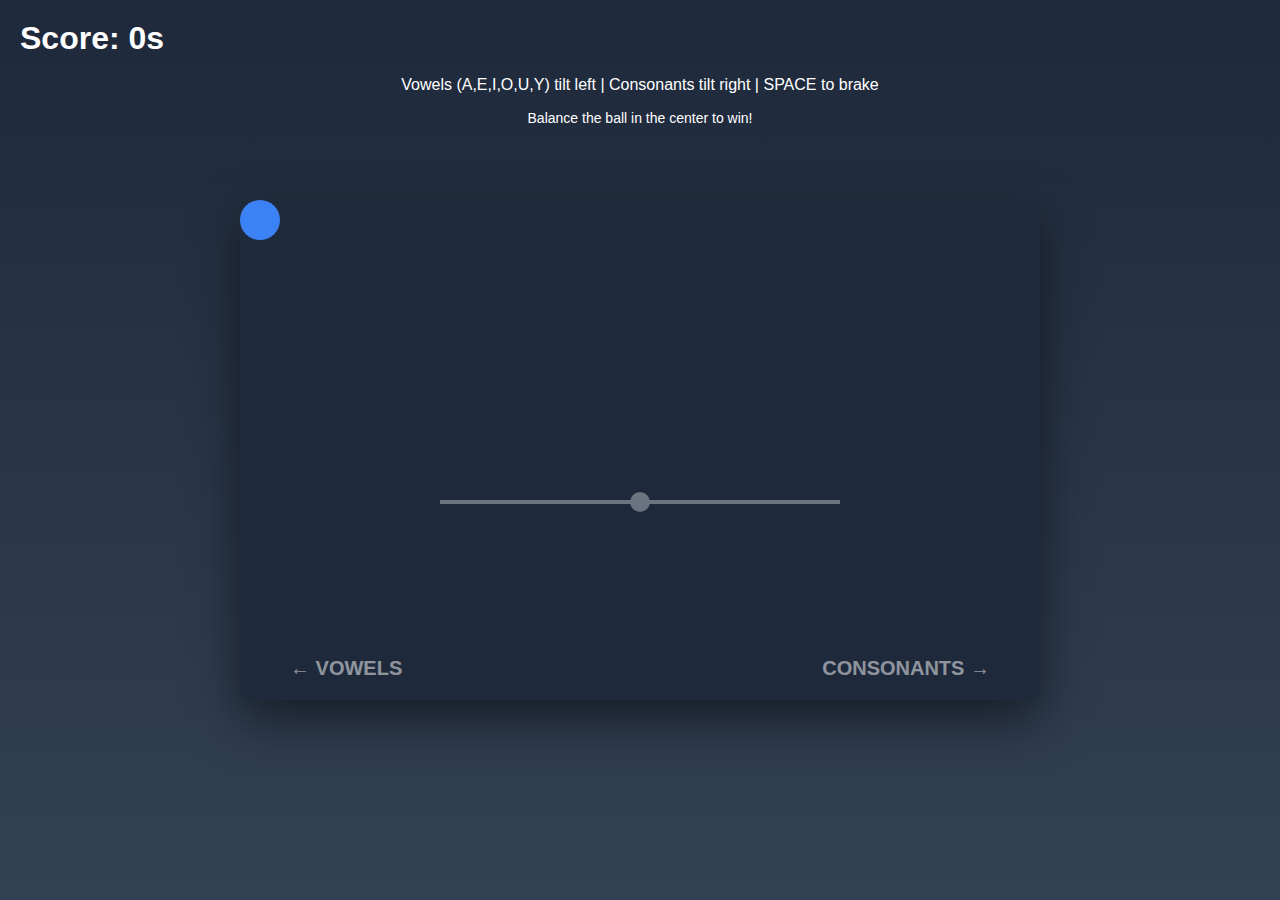
<file: Template/index.html>
<!DOCTYPE html>
<!-- 
  Balance Beam Game - HTML Structure
  -----------------------------------
  This file defines the structure and elements of the game.
  All visual styling is in style.css, all logic is in script.js.
-->

<html lang="en">
<head>
  <!-- UTF-8 helps the computer read and show all the text correctly -->
  <meta charset="UTF-8">
  
  <!-- Makes the page responsive on mobile devices -->
  <meta name="viewport" content="width=device-width, initial-scale=1.0">
  
  <!-- Page title shown in browser tab -->
  <title>Balance Beam Game</title>
  
  <!-- Link to CSS file for styling -->
  <link rel="stylesheet" href="style.css">
</head>

<body>
  <!-- Score display -->
  <!-- Shows current score in top-left corner -->
  <!-- JavaScript updates the text content to show time survived -->
  <div id="score">Score: 0s</div>
  
  <!-- Instructions -->
  <!-- Instructions shown at top-center of screen -->
  <div id="instructions">
    <!-- Main instruction line -->
    <p>Vowels (A,E,I,O,U,Y) tilt left | Consonants tilt right | SPACE to brake</p>
    
    <!-- Secondary instruction with class="small" for smaller text -->
    <p class="small">Balance the ball in the center to win!</p>
  </div>
  
  <!-- Game container -->
  <!-- Main game area - contains beam, ball, pivot, and indicators -->
  <!-- This creates the dark blue box in the center of the screen -->
  <div id="gameContainer">
    
    <!-- The Beam - gray horizontal line that tilts -->
    <!-- JavaScript rotates this element based on key presses -->
    <div id="beam"></div>
    
    <!-- Center Pivot - small gray circle at center of beam -->
    <!-- Visual indicator of rotation point -->
    <div id="pivot"></div>
    
    <!-- The Ball - blue circle that rolls on the beam -->
    <!-- JavaScript moves this element and changes its color:
         - Blue = normal
         - Red = danger (near edge)
         - Green = balanced (near center) -->
    <div id="ball"></div>
    
    <!-- Key press indicators -->
    <!-- Left indicator - shows when vowels are pressed -->
    <!-- The arrow (←) and word "VOWELS" tell player what these keys do -->
    <div id="leftIndicator" class="key-indicator">← VOWELS</div>
    
    <!-- Right indicator - shows when consonants are pressed -->
    <!-- The arrow (→) and word "CONSONANTS" tell player what these keys do -->
    <div id="rightIndicator" class="key-indicator">CONSONANTS →</div>
  </div>
  
  <!-- Game over screen -->
  <!-- Dark overlay shown when player wins or loses -->
  <!-- Hidden by default (CSS: display: none), shown by JavaScript -->
  <div id="gameOver">
    
    <!-- "Game Over!" heading -->
    <h2>You Won!</h2>
    
    <!-- Final score text - JavaScript updates this with actual score -->
    <p id="finalScore">Final Score: 0s</p>
    
    <!-- Restart button - clicking this resets the game -->
    <!-- JavaScript adds event listener to this button -->
    <button id="restartBtn">Play Again</button>
  </div>
  
  <!-- JavaScript -->
  <!-- Link to JavaScript file containing all game logic -->
  <!-- Must be at end of body so all HTML elements exist before script runs -->
  <script src="script.js"></script>
</body>
</html>
</file>
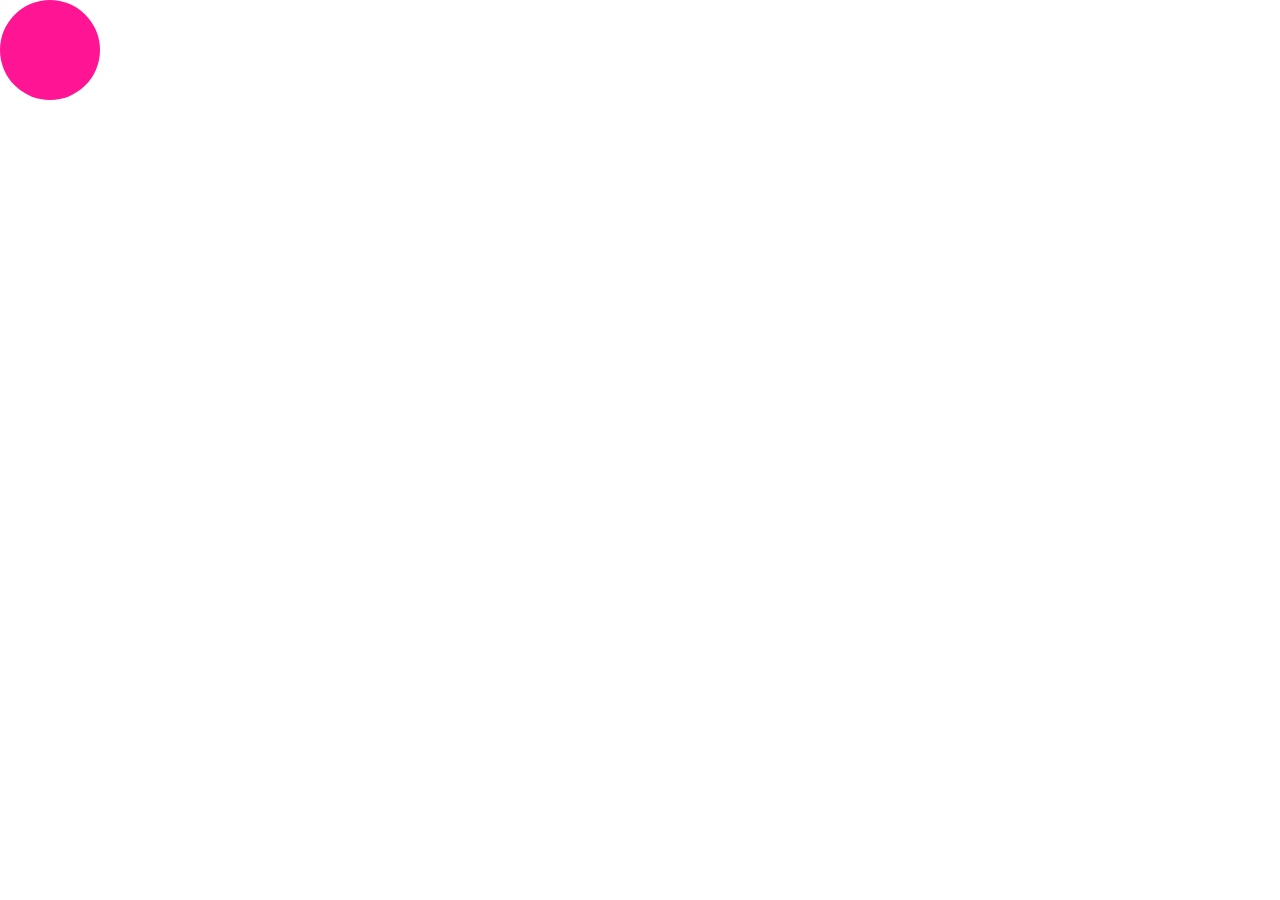
<file: Template/re-exam-26-02-03-hannakalvik/index.html>
<!DOCTYPE html>
<html lang="en">

<head>
    <meta charset="UTF-8">
    <meta http-equiv="X-UA-Compatible" content="IE=edge">
    <meta name="viewport" content="width=device-width, initial-scale=1.0">
    <script src="script.js" type="module"></script>
    <link rel="stylesheet" href="style.css">
    <title>Code Playground</title>
</head>

<body>

    <div id="thing0" class="thing"></div>

</body>

</html>
</file>
<file: Template/re-exam-26-02-03-hannakalvik/style.css>
.thing {
    width: 100px;
    height: 100px;
    background-color: deeppink;
    position: absolute;
    border-radius: 50%;
}

/* Prevent padding and border from affecting element width. */
*,
::before,
::after {
    box-sizing: border-box;
}

/* Remove the margin in all browsers */
body {
    margin: 0;
    padding: 0;
    line-height: inherit;
    font-family: system-ui, -apple-system, BlinkMacSystemFont, 'Segoe UI', Roboto, Oxygen, Ubuntu, Cantarell, 'Open Sans', 'Helvetica Neue', sans-serif;
}

#sample-output {
    position: fixed;
    border-radius: 100%;
    background-color: orange;
}
</file>
<file: Template/style.css>
/* 
 Balance Beam Game 
 */

/* Body (whole page) */
/* Reset and basic styles for the entire page */
body {
  margin: 0;           /* Remove default spacing around page edges */
  padding: 0;          /* Remove default internal spacing */
  height: 100vh;       /* Make body fill entire viewport height (vh = viewport height) */
  overflow: hidden;    /* Hide scrollbars (game is fixed size) */
  
  /* Background gradient from dark blue-gray to lighter blue-gray */
  background: linear-gradient(to bottom, #1e293b, #334155);
  
  font-family: Arial, sans-serif;  /* Set default font for all text */
  
  /* Flexbox centering - centers the game container on the page */
  display: flex;              /* Use flexbox layout */
  align-items: center;        /* Center vertically */
  justify-content: center;    /* Center horizontally */
}

/* Score display */
/* Score text in top-left corner */
#score {
  position: absolute;   /* Position independently from other elements */
  top: 20px;           /* 20 pixels from top of page */
  left: 20px;          /* 20 pixels from left of page */
  color: white;        /* White text color */
  font-size: 32px;     /* Large text (32 pixels) */
  font-weight: bold;   /* Make text bold/thick */
  z-index: 100;        /* Layer order - higher number = in front (100 is above game elements) */
}

/* Instructions */
/* Instructions text at top-center */
#instructions {
  position: absolute;          /* Position independently */
  top: 60px;                  /* 60 pixels from top (below score) */
  left: 50%;                  /* Start at 50% from left edge */
  transform: translateX(-50%); /* Move back by half its own width (centers it perfectly) */
  color: white;               /* White text */
  font-size: 16px;            /* Medium text size */
  text-align: center;         /* Center-align multi-line text */
  opacity: 1.0;               /* 100% visible */
  z-index: 100;               /* Above game elements */
}

/* Small text inside instructions (second line) */
#instructions .small {
  font-size: 14px;    /* Smaller text than main instruction */
  margin-top: 5px;    /* 5px space above this line */
}

/* Game container */
/* Main box that contains the game (beam, ball, pivot) */
#gameContainer {
  position: relative;  /* Children with position:absolute will be positioned relative to this */
  width: 800px;       /* Fixed width */
  height: 500px;      /* Fixed height */
  background: #1e293b; /* Dark blue-gray background */
  border-radius: 10px; /* Rounded corners (10px radius) */
  box-shadow: 0 20px 50px rgba(0, 0, 0, 0.5); /* Drop shadow (0px right, 20px down, 50px blur, 50% black) */
}

/* Beam */
/* The gray horizontal line that tilts */
#beam {
  position: absolute;     /* Positioned inside gameContainer */
  width: 400px;          /* 400px wide */
  height: 4px;           /* 4px tall (thin line) */
  background: #6b7280;   /* Medium gray color */
  left: 200px;           /* 200px from left edge of container (centers the 400px beam in 800px container) */
  top: 300px;            /* 300px from top */
  transform-origin: center; /* Rotate around center point (not top-left corner) */
}

/* Pivot (center circle) */
/* Small gray circle at center of beam */
#pivot {
  position: absolute;    /* Positioned inside gameContainer */
  width: 20px;          /* 20px wide */
  height: 20px;         /* 20px tall (makes a square) */
  background: #6b7280;  /* Same gray as beam */
  border-radius: 50%;   /* 50% makes square into circle */
  left: 390px;          /* Positioned at center (400 - 10 = 390, accounting for 20px width) */
  top: 292px;           /* Positioned at beam height (300 - 4 = 296, minus half height) */
  z-index: 10;          /* Above beam (so it shows on top) */
}

/* Ball */
/* The blue circle that balances on the beam */
#ball {
  position: absolute;    /* Positioned by JavaScript */
  width: 40px;          /* 40px wide (diameter) */
  height: 40px;         /* 40px tall (diameter) */
  background: #3b82f6;  /* Blue color (changes to red/green in game) */
  border-radius: 50%;   /* Makes square into circle */
  z-index: 5;           /* Above beam but below pivot */
}

/* Key indicators */
/* "VOWELS" and "CONSONANTS" labels at bottom */
.key-indicator {
  position: absolute;    /* Positioned inside gameContainer */
  bottom: 20px;         /* 20px from bottom */
  color: white;         /* White text */
  font-size: 20px;      /* Medium-large text */
  font-weight: bold;    /* Bold text */
  opacity: 0.5;         /* Semi-transparent by default (50% visible) */
}

/* Position left indicator */
#leftIndicator {
  left: 50px;   /* 50px from left edge */
}

/* Position right indicator */
#rightIndicator {
  right: 50px;  /* 50px from right edge */
}

/* Game over screen */
/* Dark overlay that appears when game ends */
#gameOver {
  position: absolute;   /* Covers entire gameContainer */
  width: 800px;        /* Same width as container */
  height: 500px;       /* Same height as container */
  
  /* Semi-transparent black background */
  /* rgba = Red, Green, Blue, Alpha (transparency) */
  /* 0,0,0 = black, 0.8 = 80% opaque (20% see-through) */
  background: rgba(0, 0, 0, 0.8);
  
  display: none;        /* Hidden by default (JavaScript shows it with display: flex) */
  
  /* Flexbox to center content vertically and horizontally */
  align-items: center;      /* Center vertically */
  justify-content: center;  /* Center horizontally */
  flex-direction: column;   /* Stack children vertically (h2, p, button) */
  
  border-radius: 10px;  /* Match container's rounded corners */
  z-index: 200;         /* Above everything else */
}

/* "Game Over!" heading */
#gameOver h2 {
  color: rgb(94, 171, 97);        /* Green text */
  font-size: 60px;     /* Very large text */
  margin-bottom: 20px; /* 20px space below heading */
}

/* Score and high score text */
#gameOver p {
  color: rgb(255, 255, 255);      /* White text */
  font-size: 30px;   /* Large text */
  margin: 10px 0;    /* 10px space above and below each paragraph - 0px to left and right */
}

/* Restart button*/
/* "Play Again" button */
#restartBtn {
  padding: 15px 40px;     /* Internal spacing: 15px top/bottom, 40px left/right */
  background: #3b82f6;    /* Blue background (same as ball) */
  color: white;           /* White text */
  font-size: 24px;        /* Large text */
  font-weight: bold;      /* Bold text */
  border: none;           /* Remove default button border */
  border-radius: 8px;     /* Rounded corners */
  margin-top: 20px;       /* 20px space above button */
}

/* Button hover effect - darker blue when mouse is over it */
#restartBtn:hover {
  background: #25eb71;  /* Green */
}

/* Button click effect - slightly smaller when pressed */
#restartBtn:active {
  transform: scale(0.95);  /* Scale to 95% of original size (5% smaller) */
}
</file>
